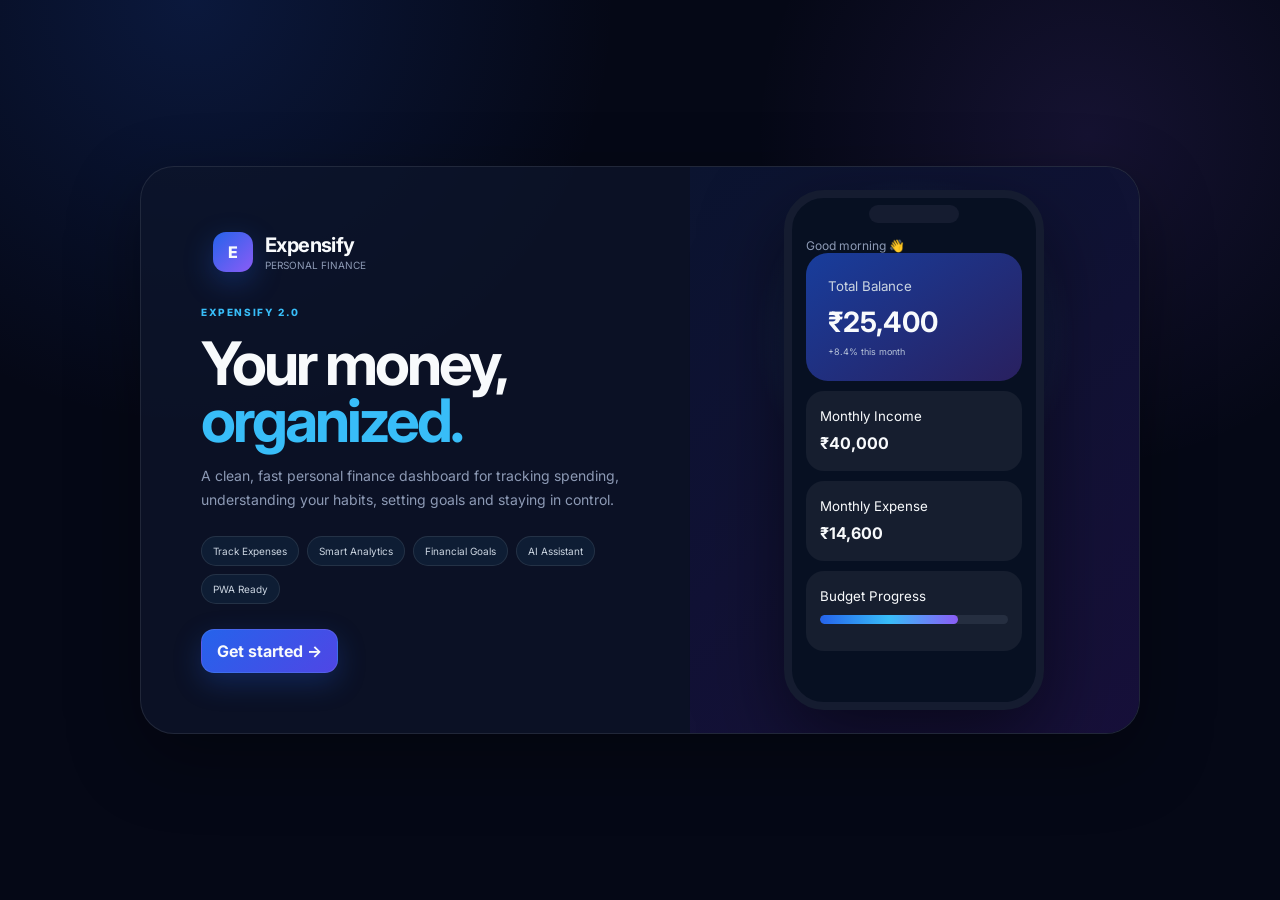
<file: index.html>
<!DOCTYPE html>
<html lang="en">
 <head>
  <meta charset="utf-8"/>
  <meta content="width=device-width,initial-scale=1,viewport-fit=cover" name="viewport"/>
  <title>
   Expensify — Your money, organized
  </title>
  <link href="style.css" rel="stylesheet"/>
  <link href="manifest.json" rel="manifest"/>
  <meta content="#2563eb" name="theme-color"/>
 </head>
 <body>
  <main class="landing">
   <section class="landing-card">
    <div class="landing-copy">
     <div class="brand">
      <div class="brand-mark">
       E
      </div>
      <div>
       <strong>
        Expensify
       </strong>
       <small>
        PERSONAL FINANCE
       </small>
      </div>
     </div>
     <span class="eyebrow">
      EXPENSIFY 2.0
     </span>
     <h1>
      Your money,
      <br/>
      <span class="blue">
       organized.
      </span>
     </h1>
     <p>
      A clean, fast personal finance dashboard for tracking spending, understanding your habits, setting goals and staying in control.
     </p>
     <div class="feature-pills">
      <span class="pill">
       Track Expenses
      </span>
      <span class="pill">
       Smart Analytics
      </span>
      <span class="pill">
       Financial Goals
      </span>
      <span class="pill">
       AI Assistant
      </span>
      <span class="pill">
       PWA Ready
      </span>
     </div>
     <a class="primary-btn" href="login.html" style="display:inline-block;text-decoration:none">
      Get started →
     </a>
    </div>
    <div class="landing-art">
     <div class="phone">
      <div class="phone-notch">
      </div>
      <div style="font-size:12px;color:#8d9ab5">
       Good morning 👋
      </div>
      <div class="mini-balance">
       <small>
        Total Balance
       </small>
       <b>
        ₹25,400
       </b>
       <span style="font-size:9px;color:#b6c2d8">
        +8.4% this month
       </span>
      </div>
      <div class="mini-card">
       <small>
        Monthly Income
       </small>
       <b style="display:block;margin-top:8px">
        ₹40,000
       </b>
      </div>
      <div class="mini-card">
       <small>
        Monthly Expense
       </small>
       <b style="display:block;margin-top:8px">
        ₹14,600
       </b>
      </div>
      <div class="mini-card">
       <small>
        Budget Progress
       </small>
       <div class="progress" style="margin-top:10px">
        <i style="width:73%">
        </i>
       </div>
      </div>
     </div>
    </div>
   </section>
  </main>
 </body>
</html>
</file>
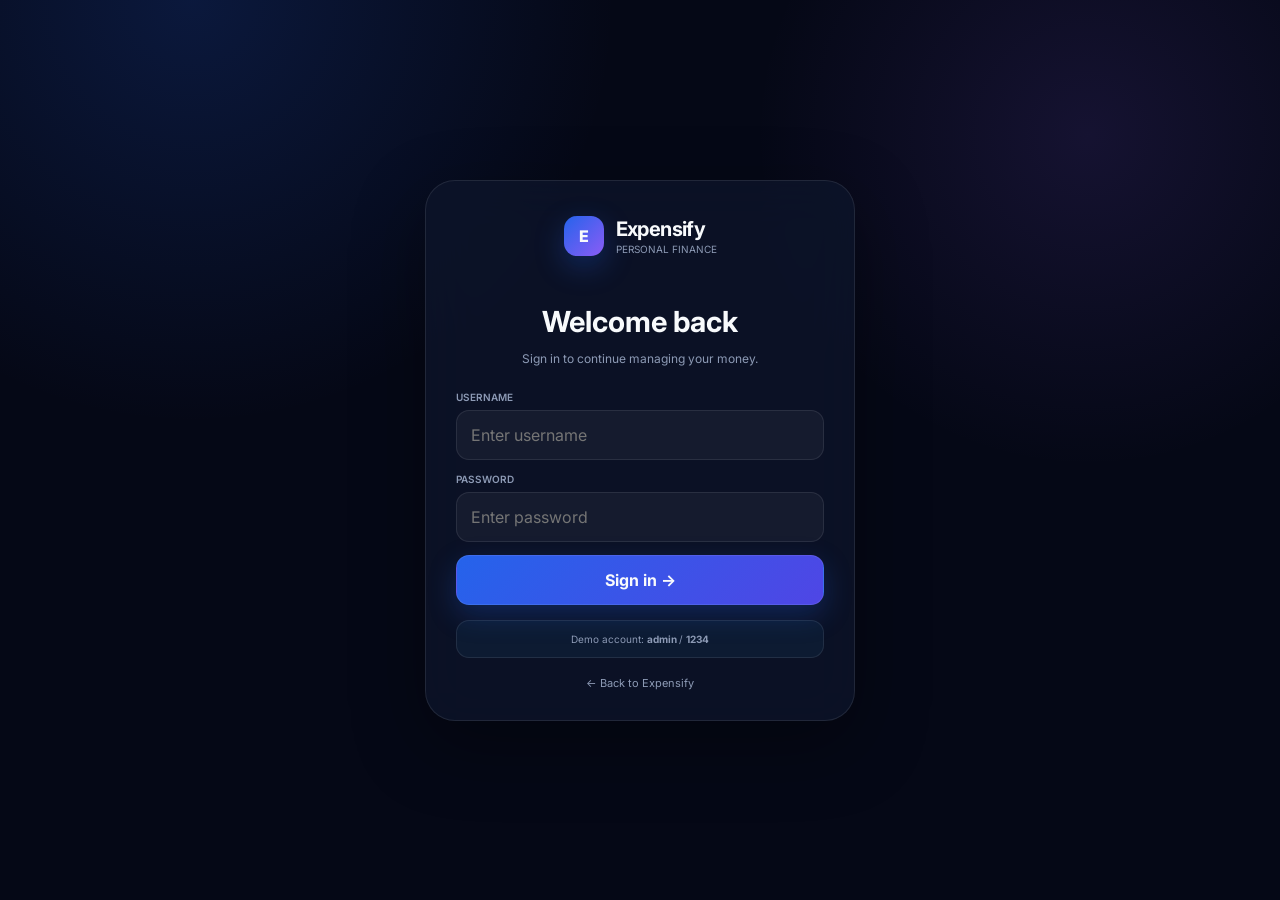
<file: dashboard.html>
<!DOCTYPE html>
<html lang="en">
 <head>
  <meta charset="utf-8"/>
  <meta content="width=device-width,initial-scale=1,viewport-fit=cover" name="viewport"/>
  <title>
   Dashboard — Expensify
  </title>
  <link href="style.css" rel="stylesheet"/>
  <link href="manifest.json" rel="manifest"/>
  <meta content="#2563eb" name="theme-color"/>
 </head>
 <body>
  <script>
   if(!localStorage.getItem('auth'))location.replace('login.html')
  </script>
  <div class="app-shell">
   <aside class="sidebar">
    <div class="brand">
     <div class="brand-mark">
      E
     </div>
     <div>
      <strong>
       Expensify
      </strong>
      <small>
       PERSONAL FINANCE
      </small>
     </div>
    </div>
    <nav class="nav-list">
     <a href="dashboard.html">
      <span class="nav-icon">
       ⌂
      </span>
      Dashboard
     </a>
     <a href="transactions.html">
      <span class="nav-icon">
       ↕
      </span>
      Transactions
     </a>
     <a href="analytics.html">
      <span class="nav-icon">
       ◔
      </span>
      Analytics
     </a>
     <a href="settings.html">
      <span class="nav-icon">
       ⚙
      </span>
      Settings
     </a>
    </nav>
    <div class="sidebar-footer">
     Simple · Smart · Beautiful
    </div>
   </aside>
   <main class="main">
    <div class="topbar">
     <div>
      <span class="eyebrow">
       OVERVIEW
      </span>
      <h1 class="page-title">
       Dashboard
      </h1>
      <p class="page-subtitle" id="liveDateTime">
      </p>
     </div>
     <div class="top-actions">
      <button class="ghost-btn" onclick="toggleChat()">
       ✦ Ask AI
      </button>
      <button class="danger-btn" onclick="logout()">
       Logout
      </button>
     </div>
    </div>
    <section class="hero">
     <div class="hero-content">
      <span class="eyebrow">
       PERSONAL MONEY HUB
      </span>
      <h1 id="userGreeting">
       Good morning 👋
      </h1>
      <p>
       See your balance, spending, budget and goals at a glance. Add a transaction whenever you need — everything stays in one simple dashboard.
      </p>
      <div class="hero-row">
       <button class="primary-btn" onclick="openAddSheet()">
        ＋ Add transaction
       </button>
       <span class="muted" style="font-size:11px">
        Current balance
        <b id="heroBalance" style="color:#fff">
         ₹0
        </b>
       </span>
      </div>
     </div>
    </section>
    <section class="stat-grid">
     <div class="stat-card">
      <span class="stat-label">
       TOTAL BALANCE
      </span>
      <div class="stat-value blue" id="balance">
       ₹0
      </div>
      <span class="stat-foot">
       Income minus expenses
      </span>
     </div>
     <div class="stat-card">
      <span class="stat-label">
       MONTHLY INCOME
      </span>
      <div class="stat-value positive" id="income">
       ₹0
      </div>
      <span class="stat-foot">
       Money coming in
      </span>
     </div>
     <div class="stat-card">
      <span class="stat-label">
       MONTHLY EXPENSE
      </span>
      <div class="stat-value negative" id="expense">
       ₹0
      </div>
      <span class="stat-foot">
       Money going out
      </span>
     </div>
     <div class="stat-card">
      <span class="stat-label">
       FINANCE SCORE
      </span>
      <div class="stat-value" id="financeScore">
       0/100
      </div>
      <span class="stat-foot">
       A simple health signal
      </span>
     </div>
    </section>
    <div class="dashboard-grid">
     <div style="display:grid;gap:18px">
      <section class="glass">
       <div class="section-head">
        <h3>
         Recent transactions
        </h3>
        <a class="muted" href="transactions.html" style="font-size:11px;text-decoration:none">
         View all →
        </a>
       </div>
       <div class="mini-list" id="recentList">
       </div>
      </section>
      <section class="glass">
       <div class="section-head">
        <h3>
         Monthly budget
        </h3>
        <span id="budgetPercent">
         0%
        </span>
       </div>
       <div class="budget-row">
        <span id="budgetUsed">
         ₹0
        </span>
        <span class="muted">
         of
         <span id="budgetLimit">
          ₹0
         </span>
        </span>
       </div>
       <div class="progress">
        <i id="budgetBar">
        </i>
       </div>
       <p class="muted" id="budgetStatus" style="font-size:11px;line-height:1.6;margin:12px 0 0">
        Set a budget limit in Settings.
       </p>
      </section>
     </div>
     <div style="display:grid;gap:18px">
      <section class="glass">
       <h3>
        ⚡ Quick add expense
       </h3>
       <div class="quick-grid">
        <div class="field">
         <label>
          NAME
         </label>
         <input id="text" placeholder="e.g. Starbucks"/>
        </div>
        <div class="field">
         <label>
          AMOUNT
         </label>
         <input id="amount" placeholder="500" type="number"/>
        </div>
        <div class="field full">
         <label>
          CATEGORY
         </label>
         <select id="category">
          <option value="🍔">
           Food &amp; Dining
          </option>
          <option value="🛍️">
           Shopping
          </option>
          <option value="🚗">
           Transport
          </option>
          <option value="🏠">
           Home
          </option>
          <option value="🎬">
           Entertainment
          </option>
          <option value="💰">
           General
          </option>
         </select>
        </div>
       </div>
       <button class="quick-add" onclick="addTransaction()">
        Add expense
       </button>
      </section>
      <section class="glass">
       <div class="section-head">
        <h3>
         🎯 Financial goal
        </h3>
        <span id="goalPercent">
         0%
        </span>
       </div>
       <div class="goal-amount" id="goalNameView">
        New iPhone
       </div>
       <p class="muted" style="font-size:11px">
        Saved
        <b id="goalSaved">
         ₹0
        </b>
        ·
        <span id="goalRemaining">
         ₹0
        </span>
        remaining
       </p>
       <div class="progress">
        <i id="goalProgress">
        </i>
       </div>
       <p class="muted" style="font-size:10px;margin-bottom:0">
        Target
        <span id="goalTarget">
         ₹0
        </span>
       </p>
      </section>
      <section class="glass">
       <div class="section-head">
        <h3>
         💡 Smart insight
        </h3>
        <span>
         AI
        </span>
       </div>
       <p class="muted" id="insightText" style="font-size:12px;line-height:1.7">
        Keep an eye on your monthly budget and review Analytics regularly.
       </p>
       <button class="ghost-btn" onclick="toggleChat()" style="width:100%">
        Ask Finance AI →
       </button>
      </section>
     </div>
    </div>
   </main>
  </div>
  <nav class="mobile-nav">
   <a class="mobile-nav-item" href="dashboard.html">
    <span>
     ⌂
    </span>
    <small>
     Home
    </small>
   </a>
   <a class="mobile-nav-item" href="transactions.html">
    <span>
     ↕
    </span>
    <small>
     Transactions
    </small>
   </a>
   <button class="mobile-add" onclick="openAddSheet()">
    +
   </button>
   <a class="mobile-nav-item" href="analytics.html">
    <span>
     ◔
    </span>
    <small>
     Analytics
    </small>
   </a>
   <a class="mobile-nav-item" href="settings.html">
    <span>
     ⚙
    </span>
    <small>
     Settings
    </small>
   </a>
  </nav>
  <div class="sheet-backdrop" id="addSheet" onclick="closeAddSheet(event)">
   <section class="add-sheet" onclick="event.stopPropagation()">
    <div class="sheet-handle">
    </div>
    <div class="sheet-title">
     <div>
      <span class="eyebrow">
       QUICK ACTION
      </span>
      <h2>
       Add transaction
      </h2>
     </div>
     <button class="icon-btn" onclick="closeAddSheet()">
      ✕
     </button>
    </div>
    <div class="amount-wrap">
     <span id="sheetCurrency">
      ₹
     </span>
     <input id="sheetAmount" inputmode="decimal" placeholder="0" type="number"/>
    </div>
    <input class="sheet-input" id="sheetText" placeholder="What did you spend on?"/>
    <div class="category-grid">
     <button data-cat="🍔" onclick="selectSheetCategory(this)">
      🍔
      <small>
       Food
      </small>
     </button>
     <button data-cat="🛍️" onclick="selectSheetCategory(this)">
      🛍️
      <small>
       Shopping
      </small>
     </button>
     <button data-cat="🚗" onclick="selectSheetCategory(this)">
      🚗
      <small>
       Transport
      </small>
     </button>
     <button data-cat="🏠" onclick="selectSheetCategory(this)">
      🏠
      <small>
       Home
      </small>
     </button>
     <button data-cat="🎬" onclick="selectSheetCategory(this)">
      🎬
      <small>
       Fun
      </small>
     </button>
     <button class="active" data-cat="💰" onclick="selectSheetCategory(this)">
      💰
      <small>
       General
      </small>
     </button>
    </div>
    <div class="sheet-type">
     <button class="selected" id="sheetExpense" onclick="setSheetType('expense')">
      − Expense
     </button>
     <button id="sheetIncome" onclick="setSheetType('income')">
      + Income
     </button>
    </div>
    <button class="sheet-save" onclick="saveSheetTransaction()">
     Save transaction
    </button>
   </section>
  </div>
  <div class="chat" id="aiChat">
   <div class="chat-head">
    <b>
     ✦ Finance AI
    </b>
    <button class="icon-btn" onclick="toggleChat()">
     ✕
    </button>
   </div>
   <div class="messages" id="chatMessages">
    <div class="msg bot-msg">
     Hey 👋 Ask me about your balance, income, expenses, savings or food spending.
    </div>
   </div>
   <div class="chat-input">
    <input id="chatInput" placeholder="Ask about your money…"/>
    <button onclick="sendMessage()">
     Send
    </button>
   </div>
  </div>
  <div class="toast" id="expToast">
  </div>
  <script src="script.js">
  </script>
  <script>
   if('serviceWorker'in navigator)navigator.serviceWorker.register('sw.js').catch(()=>{})
  </script>
 </body>
</html>
</file>
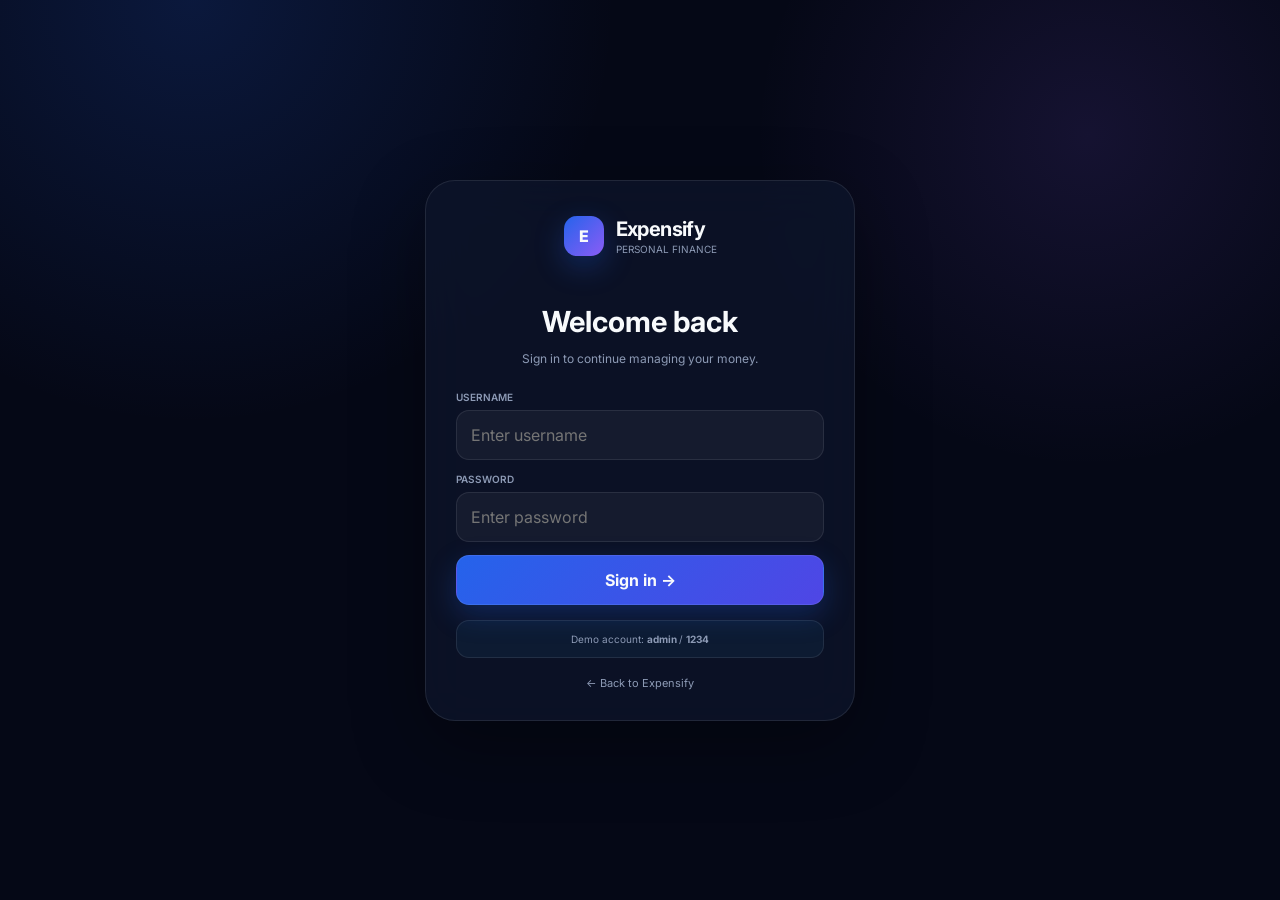
<file: login.html>
<!DOCTYPE html>
<html lang="en">
 <head>
  <meta charset="utf-8"/>
  <meta content="width=device-width,initial-scale=1,viewport-fit=cover" name="viewport"/>
  <title>
   Sign in — Expensify
  </title>
  <link href="style.css" rel="stylesheet"/>
  <link href="manifest.json" rel="manifest"/>
  <meta content="#2563eb" name="theme-color"/>
 </head>
 <body>
  <main class="login-page">
   <section class="login-box">
    <div class="login-logo">
     <div class="brand" style="justify-content:center">
      <div class="brand-mark">
       E
      </div>
      <div style="text-align:left">
       <strong>
        Expensify
       </strong>
       <small>
        PERSONAL FINANCE
       </small>
      </div>
     </div>
    </div>
    <h1>
     Welcome back
    </h1>
    <p class="sub">
     Sign in to continue managing your money.
    </p>
    <form class="login-form" onsubmit="return login()">
     <div class="field">
      <label>
       USERNAME
      </label>
      <input autocomplete="username" id="username" placeholder="Enter username" required=""/>
     </div>
     <div class="field">
      <label>
       PASSWORD
      </label>
      <input autocomplete="current-password" id="password" placeholder="Enter password" required="" type="password"/>
     </div>
     <button class="primary-btn" style="padding:14px" type="submit">
      Sign in →
     </button>
    </form>
    <div class="demo">
     Demo account:
     <b>
      admin
     </b>
     /
     <b>
      1234
     </b>
    </div>
    <a class="back" href="index.html">
     ← Back to Expensify
    </a>
   </section>
  </main>
  <script>
   function login(){const u=document.getElementById('username').value.trim(),p=document.getElementById('password').value;if(u==='admin'&&p==='1234'){localStorage.setItem('username',u);localStorage.setItem('auth','true');location.href='dashboard.html'}else{alert('Invalid username or password');}return false}
  </script>
  <script>
   if('serviceWorker'in navigator)navigator.serviceWorker.register('sw.js').catch(()=>{})
  </script>
 </body>
</html>
</file>
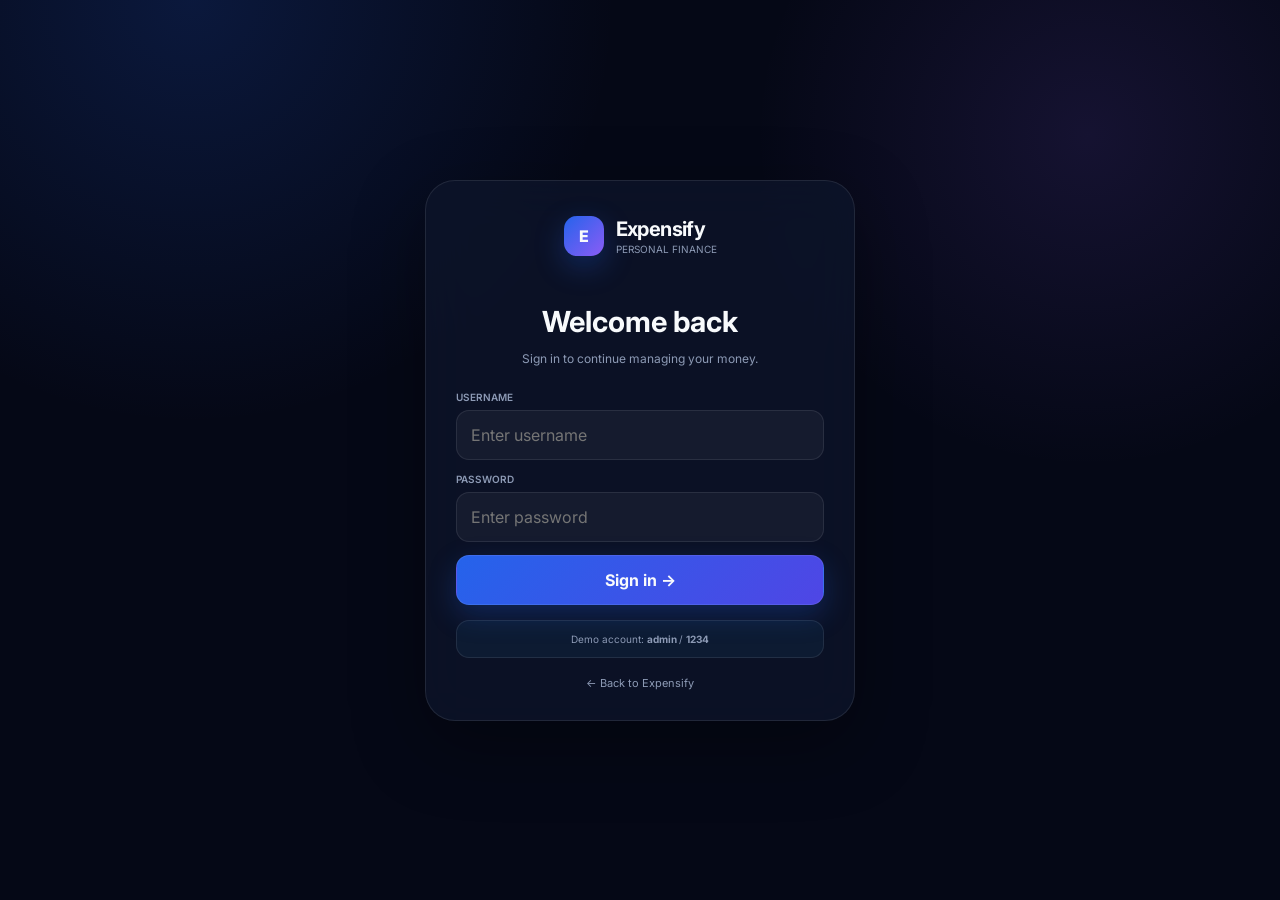
<file: settings.html>
<!DOCTYPE html>
<html lang="en">
 <head>
  <meta charset="utf-8"/>
  <meta content="width=device-width,initial-scale=1,viewport-fit=cover" name="viewport"/>
  <title>
   Settings — Expensify
  </title>
  <link href="style.css" rel="stylesheet"/>
  <link href="manifest.json" rel="manifest"/>
  <meta content="#2563eb" name="theme-color"/>
 </head>
 <body>
  <script>
   if(!localStorage.getItem('auth'))location.replace('login.html')
  </script>
  <div class="app-shell">
   <aside class="sidebar">
    <div class="brand">
     <div class="brand-mark">
      E
     </div>
     <div>
      <strong>
       Expensify
      </strong>
      <small>
       PERSONAL FINANCE
      </small>
     </div>
    </div>
    <nav class="nav-list">
     <a href="dashboard.html">
      <span class="nav-icon">
       ⌂
      </span>
      Dashboard
     </a>
     <a href="transactions.html">
      <span class="nav-icon">
       ↕
      </span>
      Transactions
     </a>
     <a href="analytics.html">
      <span class="nav-icon">
       ◔
      </span>
      Analytics
     </a>
     <a href="settings.html">
      <span class="nav-icon">
       ⚙
      </span>
      Settings
     </a>
    </nav>
   </aside>
   <main class="main">
    <div class="topbar">
     <div>
      <span class="eyebrow">
       PREFERENCES
      </span>
      <h1 class="page-title">
       Settings
      </h1>
      <p class="page-subtitle">
       Personalize your Expensify experience.
      </p>
     </div>
    </div>
    <div class="settings-grid">
     <section class="glass">
      <h3>
       💰 Money preferences
      </h3>
      <div class="field" style="margin-top:16px">
       <label>
        MONTHLY BUDGET LIMIT
       </label>
       <input class="settings-input" id="budgetInput" placeholder="20000" type="number"/>
      </div>
      <div class="field" style="margin-top:14px">
       <label>
        CURRENCY
       </label>
       <select class="settings-input" id="currencySelect">
        <option value="₹">
         INR (₹)
        </option>
        <option value="$">
         USD ($)
        </option>
        <option value="€">
         EUR (€)
        </option>
       </select>
      </div>
      <button class="primary-btn" onclick="saveSettings()" style="width:100%;margin-top:16px">
       Save preferences
      </button>
     </section>
     <section class="glass">
      <h3>
       🎯 Financial goal
      </h3>
      <div class="field" style="margin-top:16px">
       <label>
        GOAL NAME
       </label>
       <input class="settings-input" id="goalNameInput" placeholder="New iPhone"/>
      </div>
      <div class="field" style="margin-top:14px">
       <label>
        TARGET AMOUNT
       </label>
       <input class="settings-input" id="goalAmountInput" placeholder="48000" type="number"/>
      </div>
      <div class="field" style="margin-top:14px">
       <label>
        CURRENT SAVED AMOUNT
       </label>
       <input class="settings-input" id="goalSavedInput" min="0" placeholder="0" type="number"/>
      </div>
      <button class="ghost-btn" onclick="saveGoal()" style="width:100%;margin-top:16px">
       Save goal
      </button>
      <p class="muted" style="font-size:10px;line-height:1.6;margin-bottom:0">
       Set how much you have already saved toward this goal. Progress updates on the dashboard.
      </p>
     </section>
     <section class="glass">
      <h3>
       ✨ App experience
      </h3>
      <div class="settings-stack">
       <div class="setting-row">
        <div>
         <h4>
          Light / dark theme
         </h4>
         <p>
          Switch the visual style.
         </p>
        </div>
        <button class="toggle" onclick="toggleTheme();this.classList.toggle('on')">
         <i>
         </i>
        </button>
       </div>
       <div class="setting-row">
        <div>
         <h4>
          Install Expensify
         </h4>
         <p>
          Use it like a native app.
         </p>
        </div>
        <button class="ghost-btn" onclick="installExpensify()">
         Install
        </button>
       </div>
       <div class="setting-row">
        <div>
         <h4>
          Share app
         </h4>
         <p>
          Send Expensify to a friend.
         </p>
        </div>
        <button class="ghost-btn" onclick="shareExpensify()">
         Share
        </button>
       </div>
      </div>
     </section>
     <section class="glass">
      <h3>
       ⚠ Danger zone
      </h3>
      <p class="muted" style="font-size:11px;line-height:1.6">
       Clearing data removes your transactions, budget and goal from this browser.
      </p>
      <button class="danger-btn" onclick="resetData()" style="width:100%;margin-top:8px">
       Clear all data
      </button>
      <button class="ghost-btn" onclick="logout()" style="width:100%;margin-top:9px">
       Log out
      </button>
     </section>
    </div>
   </main>
  </div>
  <nav class="mobile-nav">
   <a class="mobile-nav-item" href="dashboard.html">
    <span>
     ⌂
    </span>
    <small>
     Home
    </small>
   </a>
   <a class="mobile-nav-item" href="transactions.html">
    <span>
     ↕
    </span>
    <small>
     Transactions
    </small>
   </a>
   <button class="mobile-add" onclick="openAddSheet()">
    +
   </button>
   <a class="mobile-nav-item" href="analytics.html">
    <span>
     ◔
    </span>
    <small>
     Analytics
    </small>
   </a>
   <a class="mobile-nav-item" href="settings.html">
    <span>
     ⚙
    </span>
    <small>
     Settings
    </small>
   </a>
  </nav>
  <div class="sheet-backdrop" id="addSheet" onclick="closeAddSheet(event)">
   <section class="add-sheet" onclick="event.stopPropagation()">
    <div class="sheet-handle">
    </div>
    <div class="sheet-title">
     <div>
      <span class="eyebrow">
       QUICK ACTION
      </span>
      <h2>
       Add transaction
      </h2>
     </div>
     <button class="icon-btn" onclick="closeAddSheet()">
      ✕
     </button>
    </div>
    <div class="amount-wrap">
     <span id="sheetCurrency">
      ₹
     </span>
     <input id="sheetAmount" inputmode="decimal" placeholder="0" type="number"/>
    </div>
    <input class="sheet-input" id="sheetText" placeholder="What did you spend on?"/>
    <div class="category-grid">
     <button data-cat="🍔" onclick="selectSheetCategory(this)">
      🍔
      <small>
       Food
      </small>
     </button>
     <button data-cat="🛍️" onclick="selectSheetCategory(this)">
      🛍️
      <small>
       Shopping
      </small>
     </button>
     <button data-cat="🚗" onclick="selectSheetCategory(this)">
      🚗
      <small>
       Transport
      </small>
     </button>
     <button data-cat="🏠" onclick="selectSheetCategory(this)">
      🏠
      <small>
       Home
      </small>
     </button>
     <button data-cat="🎬" onclick="selectSheetCategory(this)">
      🎬
      <small>
       Fun
      </small>
     </button>
     <button class="active" data-cat="💰" onclick="selectSheetCategory(this)">
      💰
      <small>
       General
      </small>
     </button>
    </div>
    <div class="sheet-type">
     <button class="selected" id="sheetExpense" onclick="setSheetType('expense')">
      − Expense
     </button>
     <button id="sheetIncome" onclick="setSheetType('income')">
      + Income
     </button>
    </div>
    <button class="sheet-save" onclick="saveSheetTransaction()">
     Save transaction
    </button>
   </section>
  </div>
  <div class="toast" id="expToast">
  </div>
  <script src="script.js">
  </script>
  <script>
   if('serviceWorker'in navigator)navigator.serviceWorker.register('sw.js').catch(()=>{})
  </script>
 </body>
</html>
</file>
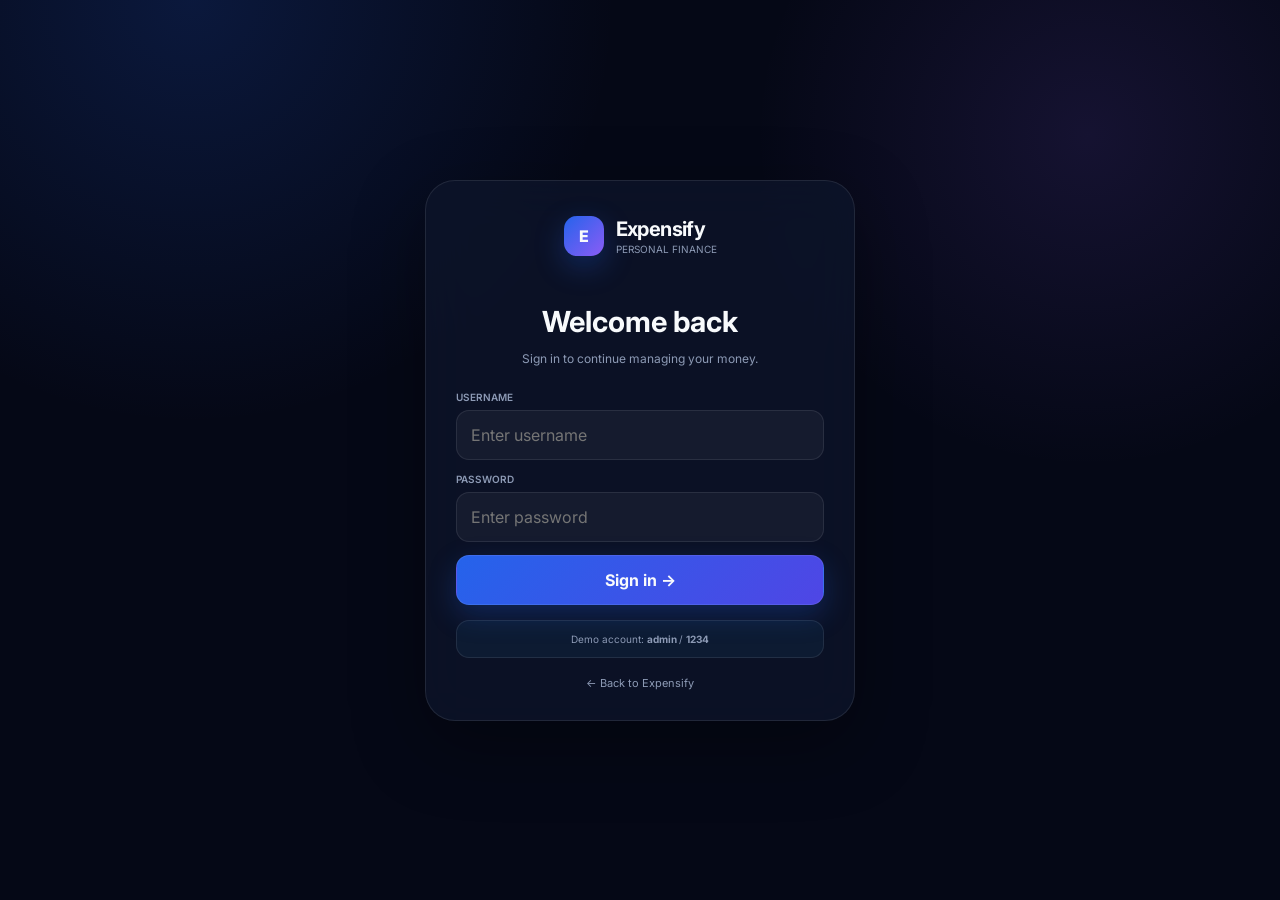
<file: transactions.html>
<!DOCTYPE html>
<html lang="en">
 <head>
  <meta charset="utf-8"/>
  <meta content="width=device-width,initial-scale=1,viewport-fit=cover" name="viewport"/>
  <title>
   Transactions — Expensify
  </title>
  <link href="style.css" rel="stylesheet"/>
  <link href="manifest.json" rel="manifest"/>
  <meta content="#2563eb" name="theme-color"/>
 </head>
 <body>
  <script>
   if(!localStorage.getItem('auth'))location.replace('login.html')
  </script>
  <div class="app-shell">
   <aside class="sidebar">
    <div class="brand">
     <div class="brand-mark">
      E
     </div>
     <div>
      <strong>
       Expensify
      </strong>
      <small>
       PERSONAL FINANCE
      </small>
     </div>
    </div>
    <nav class="nav-list">
     <a href="dashboard.html">
      <span class="nav-icon">
       ⌂
      </span>
      Dashboard
     </a>
     <a href="transactions.html">
      <span class="nav-icon">
       ↕
      </span>
      Transactions
     </a>
     <a href="analytics.html">
      <span class="nav-icon">
       ◔
      </span>
      Analytics
     </a>
     <a href="settings.html">
      <span class="nav-icon">
       ⚙
      </span>
      Settings
     </a>
    </nav>
   </aside>
   <main class="main">
    <div class="topbar">
     <div>
      <span class="eyebrow">
       MONEY LOG
      </span>
      <h1 class="page-title">
       Transactions
      </h1>
      <p class="page-subtitle">
       Every rupee, neatly organized.
      </p>
     </div>
     <div class="top-actions">
      <button class="ghost-btn" onclick="exportData()">
       ↓ Export CSV
      </button>
      <button class="primary-btn" onclick="openAddSheet()">
       ＋ Add
      </button>
     </div>
    </div>
    <section class="stat-grid">
     <div class="stat-card">
      <span class="stat-label">
       TOTAL
      </span>
      <div class="stat-value" id="totalCount">
       0
      </div>
      <span class="stat-foot">
       All entries
      </span>
     </div>
     <div class="stat-card">
      <span class="stat-label">
       INCOME ENTRIES
      </span>
      <div class="stat-value positive" id="incomeCount">
       0
      </div>
      <span class="stat-foot">
       Incoming
      </span>
     </div>
     <div class="stat-card">
      <span class="stat-label">
       EXPENSE ENTRIES
      </span>
      <div class="stat-value negative" id="expenseCount">
       0
      </div>
      <span class="stat-foot">
       Outgoing
      </span>
     </div>
     <div class="stat-card">
      <span class="stat-label">
       TIP
      </span>
      <div class="stat-value">
       +₹
      </div>
      <span class="stat-foot">
       Tap + to add quickly
      </span>
     </div>
    </section>
    <section class="glass">
     <div class="filters">
      <input class="search-input" id="searchInput" placeholder="Search transactions…"/>
      <select class="search-input" id="filterType">
       <option value="all">
        All types
       </option>
       <option value="income">
        Income
       </option>
       <option value="expense">
        Expense
       </option>
      </select>
      <select class="search-input" id="sortSelect">
       <option value="new">
        Newest first
       </option>
       <option value="high">
        Highest amount
       </option>
       <option value="low">
        Lowest amount
       </option>
      </select>
      <button class="ghost-btn" onclick="exportData()">
       Export
      </button>
     </div>
     <div class="table-list" id="transactionList">
     </div>
    </section>
   </main>
  </div>
  <nav class="mobile-nav">
   <a class="mobile-nav-item" href="dashboard.html">
    <span>
     ⌂
    </span>
    <small>
     Home
    </small>
   </a>
   <a class="mobile-nav-item" href="transactions.html">
    <span>
     ↕
    </span>
    <small>
     Transactions
    </small>
   </a>
   <button class="mobile-add" onclick="openAddSheet()">
    +
   </button>
   <a class="mobile-nav-item" href="analytics.html">
    <span>
     ◔
    </span>
    <small>
     Analytics
    </small>
   </a>
   <a class="mobile-nav-item" href="settings.html">
    <span>
     ⚙
    </span>
    <small>
     Settings
    </small>
   </a>
  </nav>
  <div class="modal-backdrop" id="editModal" onclick="if(event.target===this)closeEdit()">
   <div class="modal">
    <span class="eyebrow">
     EDIT
    </span>
    <h3>
     Edit transaction
    </h3>
    <div class="field" style="margin-top:15px">
     <label>
      NAME
     </label>
     <input class="settings-input" id="editText"/>
    </div>
    <div class="field" style="margin-top:12px">
     <label>
      AMOUNT
     </label>
     <input class="settings-input" id="editAmount" type="number"/>
    </div>
    <div class="field" style="margin-top:12px">
     <label>
      TYPE
     </label>
     <select class="settings-input" id="editType">
      <option value="expense">
       Expense
      </option>
      <option value="income">
       Income
      </option>
     </select>
    </div>
    <div class="modal-actions">
     <button class="ghost-btn" onclick="closeEdit()">
      Cancel
     </button>
     <button class="primary-btn" onclick="updateTransaction()">
      Save changes
     </button>
    </div>
   </div>
  </div>
  <div class="sheet-backdrop" id="addSheet" onclick="closeAddSheet(event)">
   <section class="add-sheet" onclick="event.stopPropagation()">
    <div class="sheet-handle">
    </div>
    <div class="sheet-title">
     <div>
      <span class="eyebrow">
       QUICK ACTION
      </span>
      <h2>
       Add transaction
      </h2>
     </div>
     <button class="icon-btn" onclick="closeAddSheet()">
      ✕
     </button>
    </div>
    <div class="amount-wrap">
     <span id="sheetCurrency">
      ₹
     </span>
     <input id="sheetAmount" inputmode="decimal" placeholder="0" type="number"/>
    </div>
    <input class="sheet-input" id="sheetText" placeholder="What did you spend on?"/>
    <div class="category-grid">
     <button data-cat="🍔" onclick="selectSheetCategory(this)">
      🍔
      <small>
       Food
      </small>
     </button>
     <button data-cat="🛍️" onclick="selectSheetCategory(this)">
      🛍️
      <small>
       Shopping
      </small>
     </button>
     <button data-cat="🚗" onclick="selectSheetCategory(this)">
      🚗
      <small>
       Transport
      </small>
     </button>
     <button data-cat="🏠" onclick="selectSheetCategory(this)">
      🏠
      <small>
       Home
      </small>
     </button>
     <button data-cat="🎬" onclick="selectSheetCategory(this)">
      🎬
      <small>
       Fun
      </small>
     </button>
     <button class="active" data-cat="💰" onclick="selectSheetCategory(this)">
      💰
      <small>
       General
      </small>
     </button>
    </div>
    <div class="sheet-type">
     <button class="selected" id="sheetExpense" onclick="setSheetType('expense')">
      − Expense
     </button>
     <button id="sheetIncome" onclick="setSheetType('income')">
      + Income
     </button>
    </div>
    <button class="sheet-save" onclick="saveSheetTransaction()">
     Save transaction
    </button>
   </section>
  </div>
  <div class="toast" id="expToast">
  </div>
  <script src="script.js">
  </script>
  <script>
   if('serviceWorker'in navigator)navigator.serviceWorker.register('sw.js').catch(()=>{})
  </script>
 </body>
</html>
</file>
<file: style.css>
@import url('https://fonts.googleapis.com/css2?family=Inter:wght@400;500;600;700;800&display=swap');
:root {
    --bg:#050816;
    --panel:rgba(13,21,43,.78);
    --panel2:#101a35;
    --line:rgba(255,255,255,.09);
    --text:#f8fafc;
    --muted:#8d9ab5;
    --blue:#38bdf8;
    --blue2:#2563eb;
    --purple:#8b5cf6;
    --green:#34d399;
    --red:#fb7185;
    --shadow:0 24px 70px rgba(0,0,0,.35);
    --radius:24px;
}
* {
    box-sizing:border-box;
}
html {
    scroll-behavior:smooth;
}
body {
    margin:0;
    font-family:Inter,system-ui,sans-serif;
    background:radial-gradient(circle at 15% 0%,rgba(37,99,235,.18),transparent 30%),radial-gradient(circle at 85% 15%,rgba(139,92,246,.12),transparent 25%),var(--bg);
    color:var(--text);
    min-height:100vh;
    animation:pageIn .35s ease both;
}
body.light {
    --bg:#f4f7fb;
    --panel:rgba(255,255,255,.82);
    --panel2:#fff;
    --line:rgba(15,23,42,.09);
    --text:#0f172a;
    --muted:#64748b;
    background:linear-gradient(180deg,#f7faff,#eef3f9);
}
button,input,select {
    font:inherit;
}
button {
    cursor:pointer;
    border:0;
}
.app-shell {
    display:flex;
    min-height:100vh;
}
.sidebar {
    position:fixed;
    left:18px;
    top:18px;
    bottom:18px;
    width:235px;
    padding:25px 15px;
    background:rgba(7,13,29,.72);
    border:1px solid var(--line);
    border-radius:28px;
    backdrop-filter:blur(22px);
    z-index:100;
    box-shadow:var(--shadow);
}
body.light .sidebar {
    background:rgba(255,255,255,.8);
}
.brand {
    display:flex;
    align-items:center;
    gap:12px;
    padding:5px 12px 28px;
}
.brand-mark {
    width:40px;
    height:40px;
    border-radius:13px;
    display:grid;
    place-items:center;
    background:linear-gradient(135deg,var(--blue2),var(--purple));
    box-shadow:0 10px 30px rgba(37,99,235,.3);
    font-weight:800;
}
.brand strong {
    font-size:20px;
    letter-spacing:-.6px;
}
.brand small {
    display:block;
    color:var(--muted);
    font-size:10px;
    margin-top:2px;
}
.nav-list {
    list-style:none;
    padding:0;
    margin:0;
    display:grid;
    gap:7px;
}
.nav-list a {
    display:flex;
    align-items:center;
    gap:12px;
    padding:13px 14px;
    color:var(--muted);
    text-decoration:none;
    border-radius:15px;
    font-size:13px;
    font-weight:600;
    transition:.2s;
}
.nav-list a:hover,.nav-list a.active {
    color:var(--text);
    background:linear-gradient(90deg,rgba(56,189,248,.12),rgba(139,92,246,.09));
    box-shadow:inset 3px 0 var(--blue);
}
.nav-icon {
    width:25px;
    text-align:center;
    font-size:18px;
}
.sidebar-footer {
    position:absolute;
    left:15px;
    right:15px;
    bottom:15px;
    padding:13px;
    color:var(--muted);
    font-size:11px;
    border-top:1px solid var(--line);
}
.main {
    width:calc(100% - 270px);
    margin-left:270px;
    padding:34px 34px 70px;
    max-width:1500px;
}
.topbar {
    display:flex;
    justify-content:space-between;
    align-items:center;
    gap:20px;
    margin-bottom:26px;
}
.eyebrow {
    font-size:10px;
    letter-spacing:1.6px;
    color:var(--blue);
    font-weight:800;
}
.page-title {
    font-size:30px;
    letter-spacing:-1.2px;
    margin:7px 0 4px;
}
.page-subtitle {
    color:var(--muted);
    margin:0;
    font-size:13px;
}
.top-actions {
    display:flex;
    gap:9px;
}
.icon-btn,.ghost-btn,.primary-btn,.danger-btn {
    border-radius:13px;
    padding:11px 15px;
    color:var(--text);
    background:var(--panel);
    border:1px solid var(--line);
    transition:.2s;
}
.primary-btn {
    background:linear-gradient(135deg,var(--blue2),#4f46e5);
    box-shadow:0 10px 28px rgba(37,99,235,.25);
    font-weight:700;
}
.danger-btn {
    background:rgba(239,68,68,.1);
    color:#fb7185;
    border-color:rgba(251,113,133,.18);
}
button:hover {
    transform:translateY(-1px);
}
button:active {
    transform:scale(.98);
}
.hero {
    position:relative;
    overflow:hidden;
    padding:30px;
    border:1px solid var(--line);
    background:linear-gradient(135deg,rgba(37,99,235,.19),rgba(139,92,246,.10) 55%,rgba(13,21,43,.72));
    border-radius:30px;
    box-shadow:var(--shadow);
    margin-bottom:20px;
}
.hero:after {
    content:"";
    position:absolute;
    width:260px;
    height:260px;
    right:-90px;
    top:-100px;
    background:radial-gradient(circle,rgba(56,189,248,.28),transparent 68%);
}
.hero-content {
    position:relative;
    z-index:1;
    max-width:680px;
}
.hero h1 {
    font-size:34px;
    line-height:1.08;
    letter-spacing:-1.7px;
    margin:10px 0;
}
.hero p {
    color:#b6c2d8;
    max-width:560px;
    font-size:13px;
    line-height:1.7;
}
.hero-row {
    display:flex;
    align-items:center;
    gap:10px;
    margin-top:20px;
}
.stat-grid {
    display:grid;
    grid-template-columns:repeat(4,1fr);
    gap:13px;
    margin-bottom:20px;
}
.stat-card,.glass {
    background:var(--panel);
    border:1px solid var(--line);
    border-radius:22px;
    box-shadow:0 15px 45px rgba(0,0,0,.18);
    backdrop-filter:blur(18px);
}
.stat-card {
    padding:20px;
    min-height:132px;
}
.stat-card .stat-label {
    color:var(--muted);
    font-size:11px;
    font-weight:600;
}
.stat-value {
    font-size:25px;
    font-weight:800;
    letter-spacing:-1px;
    margin:12px 0 5px;
}
.stat-foot {
    font-size:10px;
    color:var(--muted);
}
.positive {
    color:var(--green);
}
.negative {
    color:var(--red);
}
.blue {
    color:var(--blue);
}
.dashboard-grid {
    display:grid;
    grid-template-columns:1.35fr .9fr;
    gap:18px;
}
.glass {
    padding:22px;
}
.glass h3 {
    margin:0 0 16px;
    font-size:15px;
}
.section-head {
    display:flex;
    justify-content:space-between;
    align-items:center;
    margin-bottom:15px;
}
.section-head span {
    color:var(--muted);
    font-size:11px;
}
.progress {
    height:9px;
    border-radius:20px;
    background:rgba(148,163,184,.12);
    overflow:hidden;
}
.progress>i {
    display:block;
    height:100%;
    width:0;
    background:linear-gradient(90deg,var(--blue2),var(--blue),var(--purple));
    border-radius:20px;
    transition:width .7s ease;
}
.budget-row {
    display:flex;
    justify-content:space-between;
    margin:12px 0 9px;
    font-size:12px;
}
.mini-list {
    display:grid;
    gap:9px;
}
.tx-row {
    display:flex;
    align-items:center;
    justify-content:space-between;
    gap:12px;
    padding:13px;
    border:1px solid transparent;
    border-radius:16px;
    background:rgba(255,255,255,.025);
}
body.light .tx-row {
    background:rgba(15,23,42,.025);
}
.tx-left {
    display:flex;
    align-items:center;
    gap:11px;
    min-width:0;
}
.tx-icon {
    width:38px;
    height:38px;
    border-radius:13px;
    display:grid;
    place-items:center;
    background:rgba(56,189,248,.08);
    flex:none;
}
.tx-name {
    font-size:12px;
    font-weight:700;
    white-space:nowrap;
    overflow:hidden;
    text-overflow:ellipsis;
}
.tx-date {
    font-size:10px;
    color:var(--muted);
    margin-top:3px;
}
.tx-amount {
    font-weight:800;
    font-size:12px;
    white-space:nowrap;
}
.quick-grid {
    display:grid;
    grid-template-columns:1fr 1fr;
    gap:12px;
}
.field {
    display:grid;
    gap:7px;
}
.field label {
    font-size:10px;
    color:var(--muted);
    font-weight:600;
}
.field input,.field select,.sheet-input,.settings-input,.search-input {
    width:100%;
    padding:13px 14px;
    background:rgba(255,255,255,.045);
    border:1px solid var(--line);
    border-radius:13px;
    color:var(--text);
    outline:none;
}
.field input:focus,.field select:focus,.sheet-input:focus,.settings-input:focus,.search-input:focus {
    border-color:rgba(56,189,248,.55);
    box-shadow:0 0 0 3px rgba(56,189,248,.08);
}
select option {
    background:#0b1226;
    color:white;
}
.full {
    grid-column:1/-1;
}
.quick-add {
    margin-top:14px;
    width:100%;
    padding:14px;
    border-radius:14px;
    background:linear-gradient(135deg,var(--blue2),#4f46e5);
    color:white;
    font-weight:800;
}
.score-ring {
    display:flex;
    align-items:center;
    gap:17px;
}
.ring {
    width:74px;
    height:74px;
    border-radius:50%;
    display:grid;
    place-items:center;
    background:conic-gradient(var(--blue) 0 72%,rgba(255,255,255,.08) 72%);
    position:relative;
}
.ring:after {
    content:"";
    position:absolute;
    inset:7px;
    border-radius:50%;
    background:#0c1429;
}
.ring b {
    position:relative;
    z-index:1;
    font-size:17px;
}
.goal-amount {
    font-size:24px;
    font-weight:800;
}
.muted {
    color:var(--muted);
}
.empty {
    padding:30px;
    text-align:center;
    color:var(--muted);
    font-size:12px;
}
.filters {
    display:grid;
    grid-template-columns:1fr 160px 160px auto;
    gap:10px;
    margin-bottom:15px;
}
.table-list {
    display:grid;
    gap:8px;
}
.tx-actions {
    display:flex;
    gap:6px;
}
.small-btn {
    padding:7px 9px;
    border-radius:10px;
    background:rgba(255,255,255,.06);
    color:var(--muted);
    border:1px solid var(--line);
    font-size:11px;
}
.analytics-grid {
    display:grid;
    grid-template-columns:1fr 1fr;
    gap:18px;
}
.chart-wrap {
    min-height:320px;
}
.chart-wrap canvas {
    max-height:280px;
}
.report-grid {
    display:grid;
    grid-template-columns:repeat(3,1fr);
    gap:12px;
}
.report-card {
    padding:15px;
    border-radius:15px;
    background:rgba(255,255,255,.035);
    border:1px solid var(--line);
}
.report-card small {
    color:var(--muted);
}
.report-card b {
    display:block;
    font-size:18px;
    margin-top:8px;
}
.settings-grid {
    display:grid;
    grid-template-columns:1.1fr .9fr;
    gap:18px;
}
.settings-stack {
    display:grid;
    gap:12px;
}
.setting-row {
    display:flex;
    justify-content:space-between;
    align-items:center;
    gap:20px;
    padding:15px;
    border-radius:16px;
    background:rgba(255,255,255,.03);
    border:1px solid var(--line);
}
.setting-row h4 {
    margin:0;
    font-size:12px;
}
.setting-row p {
    margin:4px 0 0;
    color:var(--muted);
    font-size:10px;
}
.toggle {
    width:44px;
    height:25px;
    border-radius:30px;
    background:#334155;
    padding:3px;
}
.toggle i {
    display:block;
    width:19px;
    height:19px;
    background:white;
    border-radius:50%;
    transition:.2s;
}
.toggle.on {
    background:var(--blue2);
}
.toggle.on i {
    transform:translateX(19px);
}
.modal-backdrop,.sheet-backdrop {
    position:fixed;
    inset:0;
    background:rgba(2,6,23,.68);
    backdrop-filter:blur(8px);
    z-index:500;
    display:none;
    align-items:center;
    justify-content:center;
    padding:20px;
}
.modal-backdrop.open,.sheet-backdrop.open {
    display:flex;
}
.modal,.modal-box {
    width:min(440px,100%);
    background:#0c1429;
    border:1px solid var(--line);
    border-radius:24px;
    padding:22px;
    box-shadow:var(--shadow);
}
body.light .modal,body.light .modal-box {
    background:#fff;
}
.modal h3 {
    margin:0 0 8px;
}
.modal-actions {
    display:flex;
    justify-content:flex-end;
    gap:8px;
    margin-top:20px;
}
.chat {
    position:fixed;
    right:25px;
    bottom:25px;
    width:min(390px,calc(100vw - 30px));
    height:560px;
    background:#091126;
    border:1px solid var(--line);
    border-radius:25px;
    box-shadow:var(--shadow);
    z-index:450;
    display:none;
    flex-direction:column;
    overflow:hidden;
}
.chat.open {
    display:flex;
}
.chat-head {
    padding:16px 18px;
    border-bottom:1px solid var(--line);
    display:flex;
    justify-content:space-between;
}
.messages {
    flex:1;
    padding:16px;
    overflow:auto;
    display:grid;
    align-content:start;
    gap:10px;
}
.msg {
    max-width:85%;
    padding:11px 13px;
    border-radius:15px;
    font-size:11px;
    line-height:1.55;
}
.bot-msg {
    background:rgba(255,255,255,.06);
    color:#cbd5e1;
}
.user-msg {
    justify-self:end;
    background:linear-gradient(135deg,var(--blue2),#4f46e5);
    color:#fff;
}
.chat-input {
    display:flex;
    gap:8px;
    padding:12px;
    border-top:1px solid var(--line);
}
.chat-input input {
    flex:1;
    min-width:0;
    padding:12px;
    border:1px solid var(--line);
    background:rgba(255,255,255,.05);
    color:var(--text);
    border-radius:12px;
}
.chat-input button {
    padding:0 14px;
    border-radius:12px;
    background:var(--blue2);
    color:white;
}
.mobile-nav {
    display:none;
}
.add-sheet {
    width:min(500px,100%);
    background:#0b1328;
    border:1px solid var(--line);
    border-radius:28px 28px 18px 18px;
    padding:18px;
    position:absolute;
    bottom:0;
    left:50%;
    transform:translate(-50%,105%);
    transition:.35s ease;
}
.sheet-backdrop.open .add-sheet {
    transform:translate(-50%,0);
}
.sheet-handle {
    width:44px;
    height:4px;
    border-radius:9px;
    background:#64748b;
    margin:0 auto 16px;
}
.sheet-title {
    display:flex;
    justify-content:space-between;
    align-items:center;
}
.sheet-title h2 {
    font-size:21px;
    margin:5px 0 0;
}
.amount-wrap {
    display:flex;
    align-items:center;
    gap:7px;
    margin:18px 0;
}
.amount-wrap span {
    font-size:26px;
    font-weight:700;
}
.amount-wrap input {
    width:100%;
    background:transparent;
    border:0;
    color:var(--text);
    font-size:42px;
    font-weight:800;
    outline:0;
}
.category-grid {
    display:grid;
    grid-template-columns:repeat(3,1fr);
    gap:8px;
    margin:15px 0;
}
.category-grid button {
    padding:12px 6px;
    background:rgba(255,255,255,.045);
    color:var(--text);
    border:1px solid var(--line);
    border-radius:14px;
    font-size:20px;
}
.category-grid button small {
    display:block;
    font-size:9px;
    color:var(--muted);
    margin-top:5px;
}
.category-grid button.active {
    border-color:var(--blue);
    background:rgba(56,189,248,.1);
}
.sheet-type {
    display:grid;
    grid-template-columns:1fr 1fr;
    gap:8px;
    margin:12px 0;
}
.sheet-type button {
    padding:12px;
    border-radius:13px;
    background:rgba(255,255,255,.05);
    color:var(--muted);
    border:1px solid var(--line);
}
.sheet-type button.selected {
    background:rgba(251,113,133,.12);
    color:#fb7185;
    border-color:rgba(251,113,133,.3);
}
.sheet-type button:last-child.selected {
    background:rgba(52,211,153,.1);
    color:var(--green);
    border-color:rgba(52,211,153,.25);
}
.sheet-save {
    width:100%;
    padding:14px;
    border-radius:14px;
    background:linear-gradient(135deg,var(--blue2),#4f46e5);
    color:white;
    font-weight:800;
}
.toast {
    position:fixed;
    left:50%;
    bottom:95px;
    transform:translate(-50%,20px);
    opacity:0;
    pointer-events:none;
    background:#111b34;
    color:white;
    border:1px solid var(--line);
    padding:11px 15px;
    border-radius:13px;
    z-index:900;
    font-size:11px;
    transition:.25s;
}
.toast.show {
    opacity:1;
    transform:translate(-50%,0);
}
.landing {
    min-height:100vh;
    display:grid;
    place-items:center;
    padding:25px;
}
.landing-card {
    width:min(1000px,100%);
    display:grid;
    grid-template-columns:1.1fr .9fr;
    overflow:hidden;
    border:1px solid var(--line);
    border-radius:34px;
    background:var(--panel);
    box-shadow:var(--shadow);
}
.landing-copy {
    padding:60px;
}
.landing-copy h1 {
    font-size:60px;
    line-height:.95;
    letter-spacing:-3px;
    margin:15px 0;
}
.landing-copy p {
    color:var(--muted);
    line-height:1.7;
    font-size:14px;
}
.feature-pills {
    display:flex;
    flex-wrap:wrap;
    gap:8px;
    margin:25px 0;
}
.pill {
    padding:8px 11px;
    border-radius:20px;
    background:rgba(56,189,248,.07);
    border:1px solid var(--line);
    font-size:10px;
    color:#cbd5e1;
}
.landing-art {
    min-height:500px;
    background:radial-gradient(circle at 50% 30%,rgba(56,189,248,.25),transparent 35%),linear-gradient(145deg,#0b1430,#17103a);
    display:grid;
    place-items:center;
}
.phone {
    width:260px;
    height:520px;
    border:8px solid #151c30;
    border-radius:40px;
    background:#071022;
    box-shadow:0 30px 80px rgba(0,0,0,.5);
    padding:14px;
}
.phone-notch {
    width:90px;
    height:18px;
    border-radius:20px;
    background:#151c30;
    margin:-7px auto 15px;
}
.mini-balance {
    padding:22px;
    border-radius:22px;
    background:linear-gradient(145deg,#183d9c,#29205f);
}
.mini-balance small {
    color:#cbd5e1;
}
.mini-balance b {
    display:block;
    font-size:28px;
    margin-top:10px;
}
.mini-card {
    height:80px;
    border-radius:18px;
    background:rgba(255,255,255,.06);
    margin-top:10px;
    padding:14px;
}
.login-page {
    min-height:100vh;
    display:grid;
    place-items:center;
    padding:20px;
}
.login-box {
    width:min(430px,100%);
    padding:30px;
    border:1px solid var(--line);
    background:var(--panel);
    border-radius:30px;
    box-shadow:var(--shadow);
    backdrop-filter:blur(25px);
}
.login-logo {
    text-align:center;
}
.login-box h1 {
    text-align:center;
    margin:20px 0 7px;
    font-size:29px;
}
.login-box .sub {
    text-align:center;
    color:var(--muted);
    font-size:12px;
    margin-bottom:25px;
}
.login-form {
    display:grid;
    gap:13px;
}
.login-form input {
    width:100%;
    padding:14px;
    border:1px solid var(--line);
    border-radius:13px;
    background:rgba(255,255,255,.045);
    color:var(--text);
    outline:none;
}
.demo {
    margin-top:15px;
    padding:12px;
    border-radius:13px;
    background:rgba(56,189,248,.06);
    border:1px solid var(--line);
    font-size:10px;
    color:var(--muted);
    text-align:center;
}
.back {
    display:block;
    text-align:center;
    color:var(--muted);
    text-decoration:none;
    font-size:11px;
    margin-top:18px;
}
@keyframes pageIn {
    from {
        opacity:0;
        transform:translateY(8px);
    }
    to {
        opacity:1;
        transform:none;
    }
}
@keyframes pageOut {
    to {
        opacity:0;
        transform:translateY(-6px);
    }
}
body.page-leaving {
    animation:pageOut .22s ease forwards;
}
@media(max-width:900px) {
    .sidebar {
        display:none;
    }
    .main {
        width:100%;
        margin-left:0;
        padding:22px 18px 105px;
    }
    .stat-grid {
        grid-template-columns:1fr 1fr;
    }
    .dashboard-grid,.analytics-grid,.settings-grid {
        grid-template-columns:1fr;
    }
    .landing-card {
        grid-template-columns:1fr;
    }
    .landing-art {
        display:none;
    }
    .landing-copy {
        padding:38px;
    }
    .landing-copy h1 {
        font-size:48px;
    }
    .mobile-nav {
        position:fixed;
        display:grid;
        grid-template-columns:1fr 1fr 1.15fr 1fr 1fr;
        align-items:end;
        left:12px;
        right:12px;
        bottom:calc(10px + env(safe-area-inset-bottom));
        height:68px;
        padding:5px 7px;
        z-index:99999;
        border-radius:24px;
        background:rgba(8,15,30,.88);
        border:1px solid rgba(255,255,255,.1);
        backdrop-filter:blur(24px);
        box-shadow:0 20px 50px rgba(0,0,0,.42);
    }
    body.light .mobile-nav {
        background:rgba(255,255,255,.9);
    }
    .mobile-nav-item {
        height:57px;
        display:flex;
        flex-direction:column;
        align-items:center;
        justify-content:center;
        gap:3px;
        text-decoration:none;
        color:rgba(255,255,255,.55);
        font-size:21px;
    }
    .mobile-nav-item small {
        font-size:9px;
        font-weight:600;
    }
    .mobile-nav-item.active {
        color:var(--blue);
    }
    .mobile-add {
        width:52px;
        height:52px;
        margin:0 auto 9px;
        border-radius:17px;
        background:linear-gradient(135deg,var(--blue2),#4f46e5);
        color:#fff;
        font-size:29px;
        box-shadow:0 10px 28px rgba(37,99,235,.4);
    }
    body {
        padding-bottom:10px;
    }
    .filters {
        grid-template-columns:1fr 1fr;
    }
    .filters .search-input {
        grid-column:1/-1;
    }
    .topbar {
        align-items:flex-start;
    }
    .top-actions {
        display:none;
    }
    .chat {
        right:15px;
        bottom:90px;
        height:520px;
    }
    .hero h1 {
        font-size:28px;
    }
}
@media(max-width:520px) {
    .stat-grid {
        gap:9px;
    }
    .stat-card {
        padding:15px;
        min-height:115px;
    }
    .stat-value {
        font-size:20px;
    }
    .quick-grid {
        grid-template-columns:1fr;
    }
    .full {
        grid-column:auto;
    }
    .report-grid {
        grid-template-columns:1fr;
    }
    .hero {
        padding:22px;
    }
    .glass {
        padding:17px;
    }
    .page-title {
        font-size:25px;
    }
    .landing-copy {
        padding:28px;
    }
    .landing-copy h1 {
        font-size:43px;
    }
    .category-grid {
        grid-template-columns:repeat(3,1fr);
    }
}
@media(prefers-reduced-motion:reduce) {
    * {
        scroll-behavior:auto!important;
        transition:none!important;
    }
    body,body.page-leaving {
        animation:none;
    }
}


/* =========================================================
   FINAL MOBILE UI FIXES
   ========================================================= */

body {
    animation: none !important;
    transform: none !important;
}

.sheet-backdrop {
    z-index: 200000 !important;
}

.add-sheet {
    max-height: min(88dvh, 760px);
    overflow-y: auto;
    overscroll-behavior: contain;
    -webkit-overflow-scrolling: touch;
}

@media (max-width: 900px) {
    body:has(.sheet-backdrop.open) .mobile-nav {
        display: none !important;
    }

    .sheet-backdrop.open {
        align-items: flex-end;
        padding: 0;
    }

    .add-sheet {
        width: 100%;
        max-width: 520px;
        max-height: calc(100dvh - 18px);
        padding-bottom: calc(20px + env(safe-area-inset-bottom));
        border-radius: 28px 28px 0 0;
    }

    .sheet-save {
        position: sticky;
        bottom: 0;
        margin-top: 8px;
    }

    .mobile-nav {
        bottom: calc(14px + env(safe-area-inset-bottom)) !important;
    }

    .settings-input {
        min-height: 46px;
    }
}
</file>
